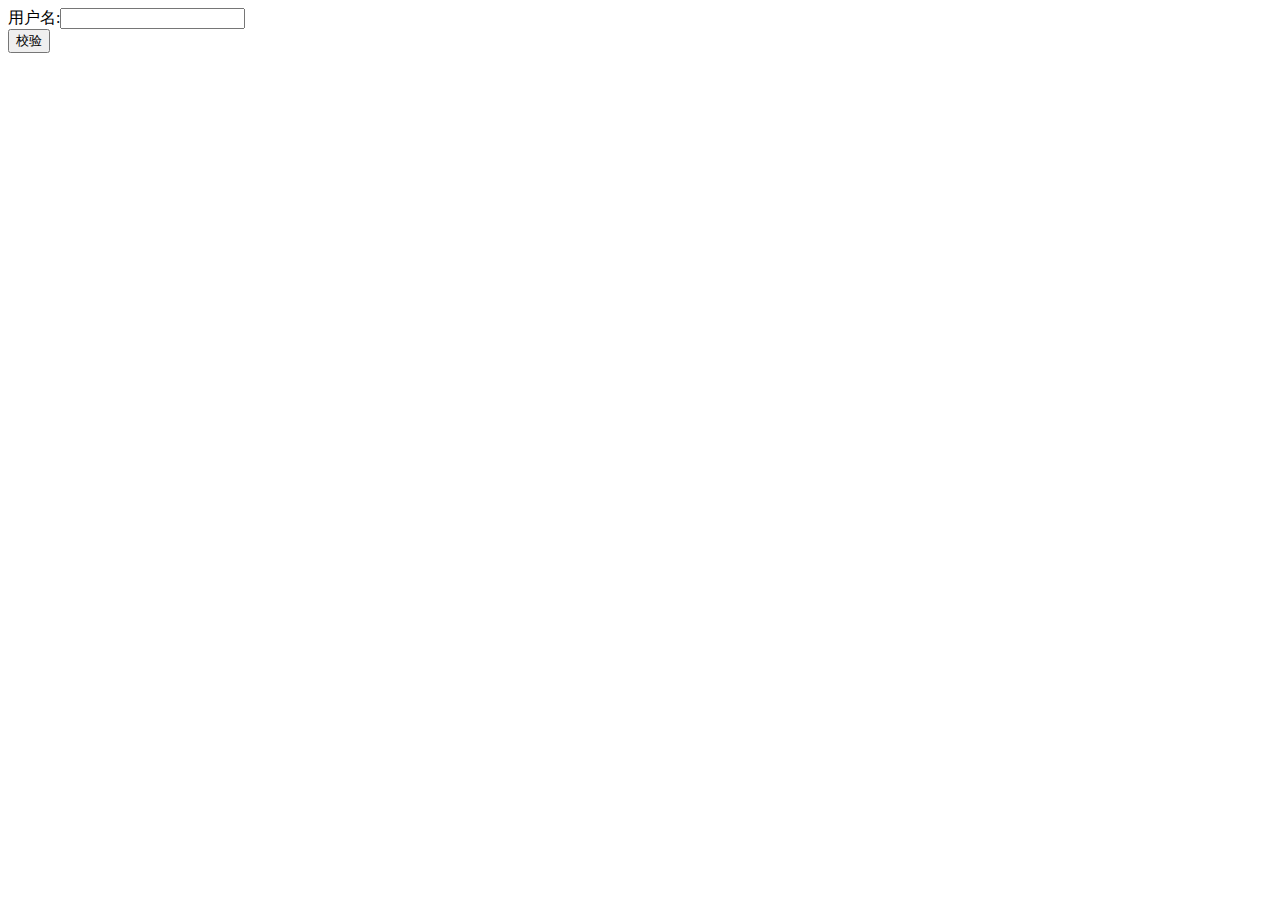
<file: AJavaWebStudy2023/demo02-servlet01/web/index.html>
<!DOCTYPE html>
<html lang="en">
<head>
    <meta charset="UTF-8">
    <title>登录</title>
</head>
<body>
    <form method="get" action="userServlet">
        用户名:<label><input type="text" name="username"></label>
        <br><input type="submit" value="校验">
    </form>
</body>
</html>
</file>
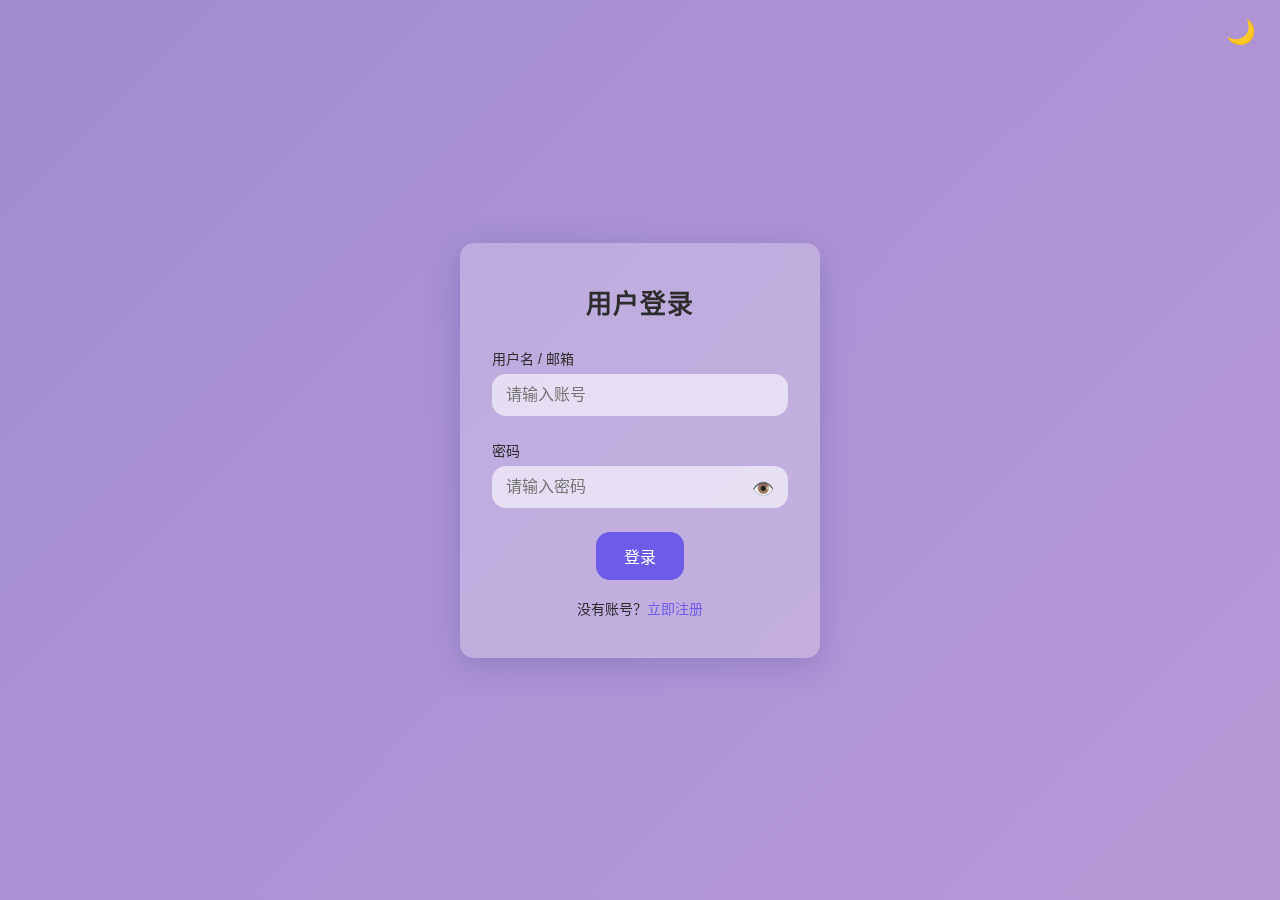
<file: AJavaWebStudy2023/demo01-web01/web/dashboard.html>
<!DOCTYPE html>
<html lang="zh-CN">
<head>
    <meta charset="UTF-8"/>
    <meta name="viewport" content="width=device-width,initial-scale=1.0"/>
    <title>控制台</title>
    <link rel="stylesheet" href="static/css/common.css"/>
    <link rel="stylesheet" href="static/css/dashboard.css"/>
</head>
<body>
<div class="theme-toggle" id="themeToggle" title="切换主题">🌙</div>

<header>
    <h1>欢迎，<span id="userName">用户</span></h1>
    <button id="logoutBtn" class="btn secondary">退出登录</button>
</header>

<main>
    <section>
        <h2>我的资料</h2>
        <p>用户名：<span id="uname"></span></p>
        <p>邮箱：<span id="uemail"></span></p>
    </section>

    <section>
        <h2>快速操作</h2>
        <button class="btn">修改密码</button>
        <button class="btn secondary" id="delBtn">删除账号</button>
    </section>
</main>

<script type="module">
    /* 路由守卫 */
    const token = localStorage.getItem('token');
    const user  = JSON.parse(localStorage.getItem('user') || '{}');
    if (!token || !user.username) location.href = 'login.html';

    /* 渲染用户信息 */
    document.getElementById('userName').textContent = user.username;
    document.getElementById('uname').textContent    = user.username;
    document.getElementById('uemail').textContent   = user.email || '未填写';

    /* 退出登录 */
    document.getElementById('logoutBtn').addEventListener('click', () => {
        localStorage.removeItem('token');
        localStorage.removeItem('user');
        location.href = 'login.html';
    });

    /* 主题切换（同 login.js 逻辑） */
    const html   = document.documentElement;
    const toggle = document.getElementById('themeToggle');
    const saved  = localStorage.getItem('theme');
    if (saved === 'dark') {
        html.setAttribute('data-theme', 'dark');
        toggle.textContent = '☀️';
    }
    toggle.addEventListener('click', () => {
        const isDark = html.hasAttribute('data-theme');
        if (isDark) {
            html.removeAttribute('data-theme');
            toggle.textContent = '🌙';
            localStorage.setItem('theme', 'light');
        } else {
            html.setAttribute('data-theme', 'dark');
            toggle.textContent = '☀️';
            localStorage.setItem('theme', 'dark');
        }
    });
</script>
</body>
</html>
</file>
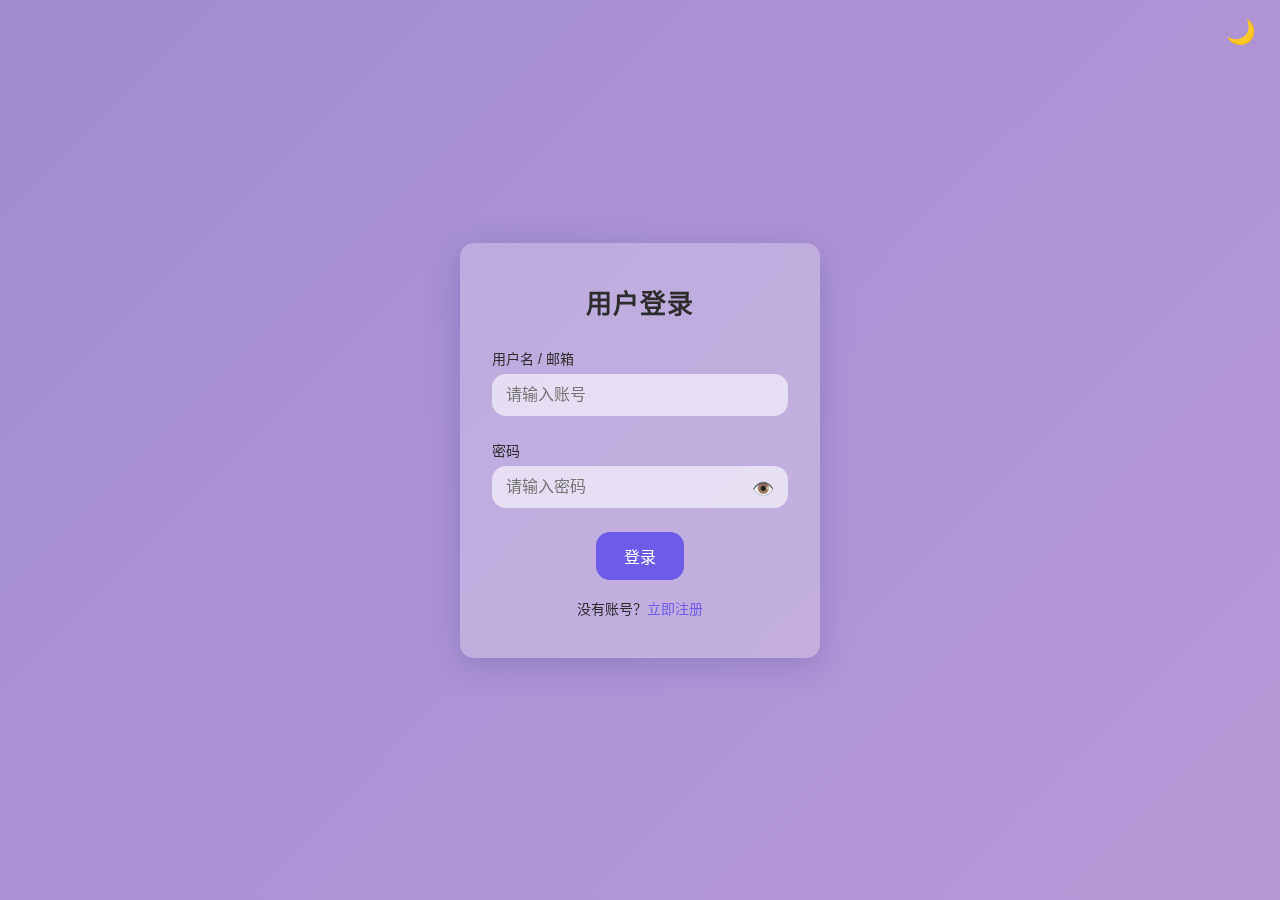
<file: AJavaWebStudy2023/demo01-web01/web/login.html>
<!DOCTYPE html>
<html lang="zh-CN">
<head>
    <meta charset="UTF-8"/>
    <meta name="viewport" content="width=device-width,initial-scale=1.0"/>
    <title>用户登录</title>
    <link rel="stylesheet" href="static/css/common.css"/>
    <link rel="stylesheet" href="static/css/login.css"/>
</head>
<body>
<div class="theme-toggle" id="themeToggle" title="切换主题">🌙</div>

<div class="card">
    <h1>用户登录</h1>
    <form id="loginForm">
        <div class="input-group">
            <label>用户名 / 邮箱</label>
            <input type="text" id="user" name="username" required placeholder="请输入账号"/>
        </div>
        <div class="input-group">
            <label>密码</label>
            <input type="password" id="pass" name="password" required minlength="6" placeholder="请输入密码"/>
            <span class="toggle-password" id="togglePass">👁️</span>
        </div>
        <button type="submit" class="btn">登录</button>
        <div class="extras">
            没有账号？<a href="register.html">立即注册</a>
        </div>
    </form>
</div>

<script src="static/js/login.js"></script>
</body>
</html>
</file>
<file: AJavaWebStudy2023/demo01-web01/web/static/css/common.css>
:root {
    --bg-start: #a18cd1;
    --bg-end:   #fbc2eb;
    --card-bg:  rgba(255,255,255,.25);
    --text:     #2c2c2c;
    --accent:   #6c5ce7;
    --radius:   14px;
    --blur:     16px;
    --shadow:   0 8px 32px rgba(31,38,135,.2);
    --font:     "Segoe UI",Roboto,"Helvetica Neue",Arial,"Noto Sans",sans-serif;
}
[data-theme="dark"]{
    --bg-start:#232526;
    --bg-end:#414345;
    --card-bg:rgba(0,0,0,.35);
    --text:#f1f1f1;
    --accent:#a29bfe;
}
*{margin:0;padding:0;box-sizing:border-box}
body{
    height:100vh;font-family:var(--font);display:flex;align-items:center;justify-content:center;
    background:linear-gradient(135deg,var(--bg-start),var(--bg-end));background-size:400% 400%;
    animation:bgMove 15s ease infinite;color:var(--text);transition:background .5s;
}
@keyframes bgMove{
    0%{background-position:0% 50%}50%{background-position:100% 50%}100%{background-position:0% 50%}
}
.btn{
    display:inline-block;padding:12px 28px;border:none;border-radius:var(--radius);
    background:var(--accent);color:#fff;font-size:16px;cursor:pointer;text-decoration:none;
    transition:filter .3s,transform .2s;
}
.btn:hover{filter:brightness(1.1)}
.btn:active{transform:scale(.97)}
.btn.secondary{background:#888}
.theme-toggle{position:absolute;top:18px;right:24px;font-size:24px;cursor:pointer}
</file>
<file: AJavaWebStudy2023/demo01-web01/web/static/css/dashboard.css>
body{align-items:flex-start;padding:40px 20px}
header{
    display:flex;justify-content:space-between;align-items:center;
    width:100%;max-width:800px;margin-bottom:40px
}
main{
    width:100%;max-width:800px;display:grid;gap:30px;
    grid-template-columns:repeat(auto-fit,minmax(250px,1fr))
}
section{background:var(--card-bg);padding:24px;border-radius:var(--radius);box-shadow:var(--shadow)}
section h2{margin-bottom:12px;font-size:20px}
</file>
<file: AJavaWebStudy2023/demo01-web01/web/static/css/login.css>
.card{
    width:360px;max-width:90vw;padding:40px 32px;background:var(--card-bg);
    backdrop-filter:blur(var(--blur));-webkit-backdrop-filter:blur(var(--blur));
    border-radius:var(--radius);box-shadow:var(--shadow);text-align:center;
    transition:transform .3s,box-shadow .3s;
}
.card:hover{transform:translateY(-5px);box-shadow:0 12px 40px rgba(31,38,135,.3)}
.card h1{margin-bottom:28px;font-weight:600;font-size:26px;letter-spacing:1px}
.input-group{position:relative;margin-bottom:24px;text-align:left}
.input-group label{display:block;margin-bottom:6px;font-size:14px;font-weight:500}
.input-group input{
    width:100%;padding:12px 14px;font-size:16px;border:none;outline:none;border-radius:var(--radius);
    background:rgba(255,255,255,.6);color:var(--text);transition:background .3s,box-shadow .3s;
}
[data-theme="dark"] .input-group input{background:rgba(0,0,0,.3)}
.input-group input:focus{background:rgba(255,255,255,.85);box-shadow:0 0 0 3px var(--accent)}
[data-theme="dark"] .input-group input:focus{background:rgba(0,0,0,.5)}
.toggle-password{position:absolute;right:14px;top:38px;font-size:18px;cursor:pointer}
.extras{margin-top:18px;font-size:14px}
.extras a{color:var(--accent);text-decoration:none}
.extras a:hover{text-decoration:underline}
@media(max-width:480px){.card{padding:36px 24px}}
</file>
